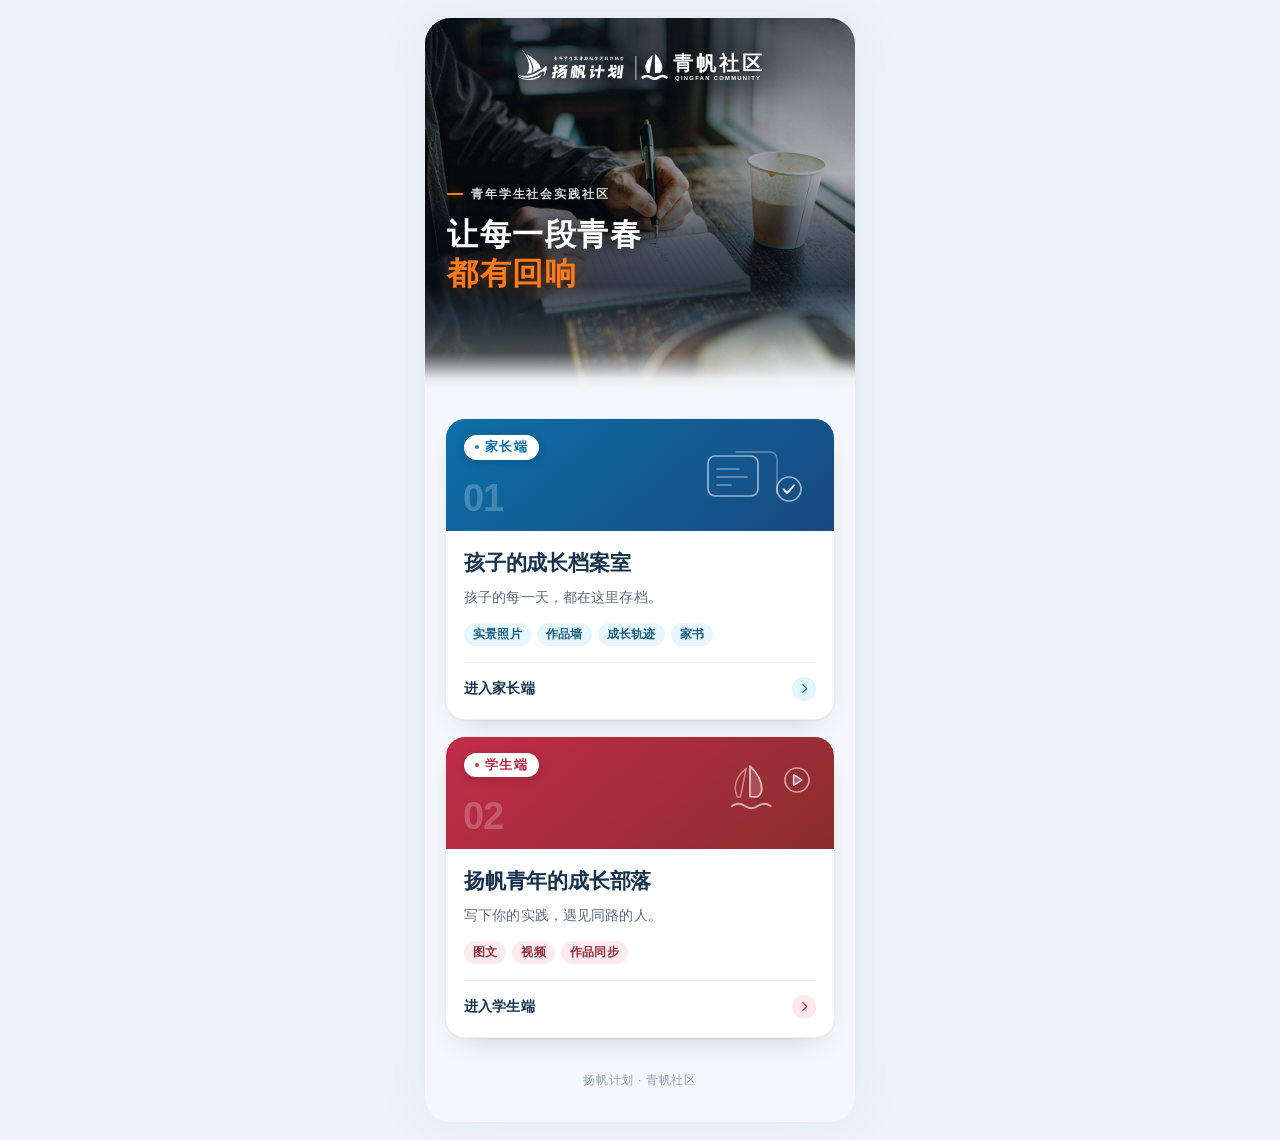
<file: index.html>
<!DOCTYPE html>
<html lang="zh-CN">
<head>
<meta charset="UTF-8">
<meta name="viewport" content="width=device-width, initial-scale=1.0, viewport-fit=cover">
<title>青帆社区</title>
<style>
*{box-sizing:border-box;margin:0;padding:0}
:root{
  --ink:#16324F; --sub:#5E6E80; --meta:#8494A6;
  --blue:#1F5FA8; --cyan:#00AEEC; --rose:#F43F5E;
  --orange:#FF7A1A;
  --page:#EEF3FA;
  --line:rgba(22,50,79,.08);
}
html,body{min-height:100%}
body{
  background:var(--page);color:var(--ink);
  font-family:-apple-system,"SF Pro SC","PingFang SC","Microsoft YaHei",sans-serif;
  -webkit-font-smoothing:antialiased;
  display:flex;justify-content:center;
}
.page{width:100%;max-width:430px;min-height:100dvh;position:relative;overflow:hidden;
  background:#F4F7FB;
  box-shadow:0 0 60px rgba(22,50,79,.06)}

/* ── 头图 ── */
.hero{position:relative;height:372px;overflow:hidden}
.hero img{width:100%;height:100%;object-fit:cover;display:block}
.hero::after{content:"";position:absolute;inset:0;
  background:linear-gradient(180deg,
    rgba(5,16,29,.70) 0%,
    rgba(5,16,29,.46) 22%,
    rgba(5,16,29,.30) 42%,
    rgba(5,16,29,.66) 60%,
    rgba(5,16,29,.80) 72%,
    rgba(52,68,88,.62) 82%,
    rgba(196,208,222,.34) 90%,
    rgba(244,247,251,.94) 97%,
    #F4F7FB 100%)}

/* 联合标志：扬帆计划 ｜ 青帆社区（居中） */
.hero .mark{position:absolute;top:calc(env(safe-area-inset-top,0px) + 32px);left:0;right:0;z-index:2;
  display:flex;align-items:flex-end;justify-content:center;gap:16px;
  transform:translateX(4.5px) scale(.75);transform-origin:center top;
  filter:drop-shadow(0 2px 10px rgba(0,0,0,.5))}
.hero .mark::before{content:"";position:absolute;left:50%;top:50%;width:470px;height:170px;
  transform:translate(-50%,-50%);z-index:-1;pointer-events:none;
  background:radial-gradient(52% 50% at 50% 50%,rgba(4,14,26,.44) 0%,rgba(4,14,26,.26) 52%,rgba(4,14,26,.06) 82%,rgba(4,14,26,0) 100%);
  filter:blur(3px)}
.hero .mark .mk-yf{height:40px;width:auto;display:block;flex:none}
.hero .mark .mk-sep{width:1.5px;height:32.3px;background:#fff;flex:none;
  margin-bottom:0px}
.hero .mark .mk-qf{display:block;flex:none;margin-bottom:-1.55px;overflow:visible}
@media (max-width:359px){.hero .mark{transform:translateX(3.6px) scale(.66)}}

.hero .txt{position:absolute;left:22px;right:22px;bottom:96px;z-index:2;color:#fff}
.hero .txt .eyebrow{display:flex;align-items:center;gap:8px;
  font-size:11.5px;font-weight:600;letter-spacing:.16em;color:rgba(255,255,255,.86);
  text-shadow:0 1px 8px rgba(0,0,0,.45)}
.hero .txt .eyebrow i{width:16px;height:2px;border-radius:2px;background:var(--orange);flex:none;
  box-shadow:0 0 10px rgba(255,122,26,.6)}
.hero .txt h1{font-size:31px;font-weight:700;letter-spacing:.05em;margin-top:13px;line-height:1.28;
  text-shadow:0 2px 18px rgba(0,0,0,.5)}
.hero .txt h1 em{font-style:normal;color:var(--orange);
  text-shadow:0 2px 20px rgba(255,122,26,.36)}

/* ── 入口卡片（两张独立卡） ── */
.entries{padding:0 20px;margin-top:28px;display:flex;flex-direction:column;gap:16px}
.card{display:block;text-decoration:none;color:inherit;background:#fff;
  border-radius:20px;overflow:hidden;
  border:1px solid var(--line);
  box-shadow:0 1px 2px rgba(22,50,79,.04),0 14px 30px -18px rgba(22,50,79,.28);
  transition:transform .22s cubic-bezier(.2,.7,.3,1),box-shadow .22s ease}
.card:hover{transform:translateY(-2px);
  box-shadow:0 2px 4px rgba(22,50,79,.05),0 22px 40px -20px rgba(22,50,79,.34)}
.card:active{transform:translateY(0) scale(.995)}

.band{position:relative;display:block;height:112px;padding:16px 18px;overflow:hidden}
.card.p .band{background:linear-gradient(140deg,#0E6FA8 0%,#17497F 100%)}
.card.s .band{background:linear-gradient(140deg,#C22C49 0%,#8A2E2E 100%)}
.band .art{position:absolute;right:6px;top:50%;transform:translateY(-50%);
  width:138px;height:74px;pointer-events:none}
.band .end{position:relative;z-index:2;display:inline-flex;align-items:center;gap:6px;
  font-size:12.5px;font-weight:700;letter-spacing:.1em;line-height:1;
  padding:6px 11px;border-radius:999px;background:#fff;
  box-shadow:0 2px 10px rgba(0,0,0,.15)}
.card.p .band .end{color:#0E6FA8}
.card.s .band .end{color:#AE2740}
.band .end i{width:4px;height:4px;border-radius:50%;background:currentColor;flex:none;opacity:.9}
.band .idx{position:absolute;left:17px;bottom:14px;z-index:1;
  font-size:38px;font-weight:800;line-height:1;letter-spacing:-.03em;
  color:rgba(255,255,255,.22);font-variant-numeric:tabular-nums}

.cbody{display:block;padding:18px 18px 18px}
.cbody h2{font-size:21px;font-weight:700;letter-spacing:-.01em;line-height:1.32;color:var(--ink)}
.cbody p{font-size:13.5px;line-height:1.72;color:var(--sub);margin-top:9px;letter-spacing:.01em}
.pills{display:flex;flex-wrap:wrap;gap:6px;margin-top:14px}
.pills i{font-style:normal;font-size:11.5px;font-weight:600;letter-spacing:.02em;
  padding:4px 9px;border-radius:999px;color:#41525F;background:rgba(22,50,79,.055)}
.card.p .pills i{background:rgba(0,174,236,.10);color:#1A5E80}
.card.s .pills i{background:rgba(244,63,94,.10);color:#8E2A3C}
.go{display:flex;align-items:center;justify-content:space-between;
  margin-top:16px;padding-top:14px;border-top:.5px solid var(--line)}
.go b{font-size:13.5px;font-weight:700;color:var(--ink);letter-spacing:.01em}
.go .cir{width:24px;height:24px;border-radius:50%;display:flex;align-items:center;justify-content:center;flex:none}
.card.p .go .cir{background:rgba(0,174,236,.12);color:#0E6FA8}
.card.s .go .cir{background:rgba(244,63,94,.12);color:#B72A44}
.go .cir svg{width:13px;height:13px;stroke:currentColor;fill:none;stroke-width:2.2;
  stroke-linecap:round;stroke-linejoin:round;display:block}
.card:hover .go .cir{transform:translateX(2px);transition:transform .22s ease}

.tail{text-align:center;font-size:11.5px;color:#93A2B8;letter-spacing:.06em;line-height:1.9;
  padding:32px 0 calc(env(safe-area-inset-bottom,0px) + 30px)}

@media (min-width:480px){ .page{border-radius:26px;margin:18px 0;min-height:calc(100dvh - 36px)} }
</style>
</head>
<body>
<div class="page">

  <div class="hero">
    <img src="./assets/work-notes.jpg" alt="孩子在社区记录走访笔记实景">
    <div class="mark">
      <img class="mk-yf" src="[data-uri]" alt="扬帆计划">
      <span class="mk-sep" aria-hidden="true"></span>
      <svg class="mk-qf" viewBox="1.3 6.87 115.7 27.08" width="163.06" height="38.15" role="img" aria-label="青帆社区">
        <g transform="scale(0.8322)">
        <g transform="translate(5.675,19.55) scale(1.5005) translate(-10.705,-19.075)">
          <g transform="translate(0,10.2) scale(1.05)">
            <path d="M12.4 2.4c3.3 3.2 5.3 6.8 5.3 10 0 1.7-.7 3.1-2 3.9l-3.3-.1V2.4z" fill="#fff"/>
            <path d="M10.8 3.3 8.5 16.3H7.2C6 15.1 5.5 13.7 5.5 12.2c0-3.3 2-6.5 5.3-8.9z" fill="#fff"/>
            <path d="M3.6 19.4c1.9-1.3 3.8-1.3 5.7 0s3.8 1.3 5.7 0 3.8-1.3 5.7 0" fill="none" stroke="#fff" stroke-width="1.9" stroke-linecap="round"/>
          </g>
        </g>
          <text x="30" y="28.5" font-family="'PingFang SC','Microsoft YaHei','Noto Sans SC','Source Han Sans SC','Noto Sans CJK SC','Hiragino Sans GB','Droid Sans Fallback','WenQuanYi Micro Hei',sans-serif" font-size="23" font-weight="700" letter-spacing="3.2" fill="#fff">青帆社区</text>
          <text x="32.06" y="39.8" font-family="'SF Pro Display',-apple-system,'Helvetica Neue',Arial,sans-serif" font-size="6.6" font-weight="600" letter-spacing="1.5" fill="#fff">QINGFAN COMMUNITY</text>
        </g>
      </svg>
    </div>
    <div class="txt">
      <div class="eyebrow"><i></i>青年学生社会实践社区</div>
      <h1>让每一段青春<br><em>都有回响</em></h1>
    </div>
  </div>

  <div class="entries">

    <a class="card p" href="./parent.html">
      <span class="band">
        <span class="end"><i aria-hidden="true"></i>家长端</span>
        <span class="idx" aria-hidden="true">01</span>
        <svg class="art" viewBox="0 0 138 74" aria-hidden="true">
          <g fill="none" stroke="#fff" stroke-linecap="round" stroke-linejoin="round">
            <path d="M46 14h34a7 7 0 0 1 7 7v34" stroke-width="1.4" opacity=".34"/>
            <rect x="18" y="18" width="50" height="40" rx="7" stroke-width="1.7" opacity=".56"/>
            <path d="M27 31h22M27 39h30M27 47h14" stroke-width="1.7" opacity=".42"/>
            <circle cx="99" cy="51" r="12" stroke-width="1.7" opacity=".58"/>
            <path d="M93.5 51.2 97.2 55 104 47.4" stroke-width="2" opacity=".92"/>
          </g>
        </svg>
      </span>
      <span class="cbody">
        <h2>孩子的成长档案室</h2>
        <p>孩子的每一天，都在这里存档。</p>
        <span class="pills"><i>实景照片</i><i>作品墙</i><i>成长轨迹</i><i>家书</i></span>
        <span class="go"><b>进入家长端</b><span class="cir"><svg viewBox="0 0 24 24"><path d="m9 5 7 7-7 7"/></svg></span></span>
      </span>
    </a>

    <a class="card s" href="./yangfan_youth_platform.html">
      <span class="band">
        <span class="end"><i aria-hidden="true"></i>学生端</span>
        <span class="idx" aria-hidden="true">02</span>
        <svg class="art" viewBox="0 0 138 74" aria-hidden="true">
          <g fill="none" stroke="#fff" stroke-linecap="round" stroke-linejoin="round">
            <path d="M60 10c7.4 7.2 11.7 14.6 11.7 22.2 0 3.7-1.6 6.9-4.5 8.7l-7.2-.2V10z" fill="#fff" fill-opacity=".22" stroke-width="1.7" opacity=".72"/>
            <path d="M56.2 12.4 50.5 41h-2.9c-1.6-2.9-2.4-6-2.4-9.3 0-6.9 4.2-13.6 11-19.3z" stroke-width="1.5" opacity=".46"/>
            <path d="M42 50c4.3-3 8.6-3 12.9 0s8.6 3 12.9 0 8.6-3 12.9 0" stroke-width="2.1" opacity=".62"/>
            <circle cx="107" cy="24" r="12" stroke-width="1.7" opacity=".56"/>
            <path d="M103.6 18.6v10.8l8.4-5.4z" fill="#fff" fill-opacity=".3" stroke-width="1.4" opacity=".92"/>
          </g>
        </svg>
      </span>
      <span class="cbody">
        <h2>扬帆青年的成长部落</h2>
        <p>写下你的实践，遇见同路的人。</p>
        <span class="pills"><i>图文</i><i>视频</i><i>作品同步</i></span>
        <span class="go"><b>进入学生端</b><span class="cir"><svg viewBox="0 0 24 24"><path d="m9 5 7 7-7 7"/></svg></span></span>
      </span>
    </a>

  </div>

  <div class="tail">扬帆计划 · 青帆社区</div>

</div>
</body>
</html>
</file>
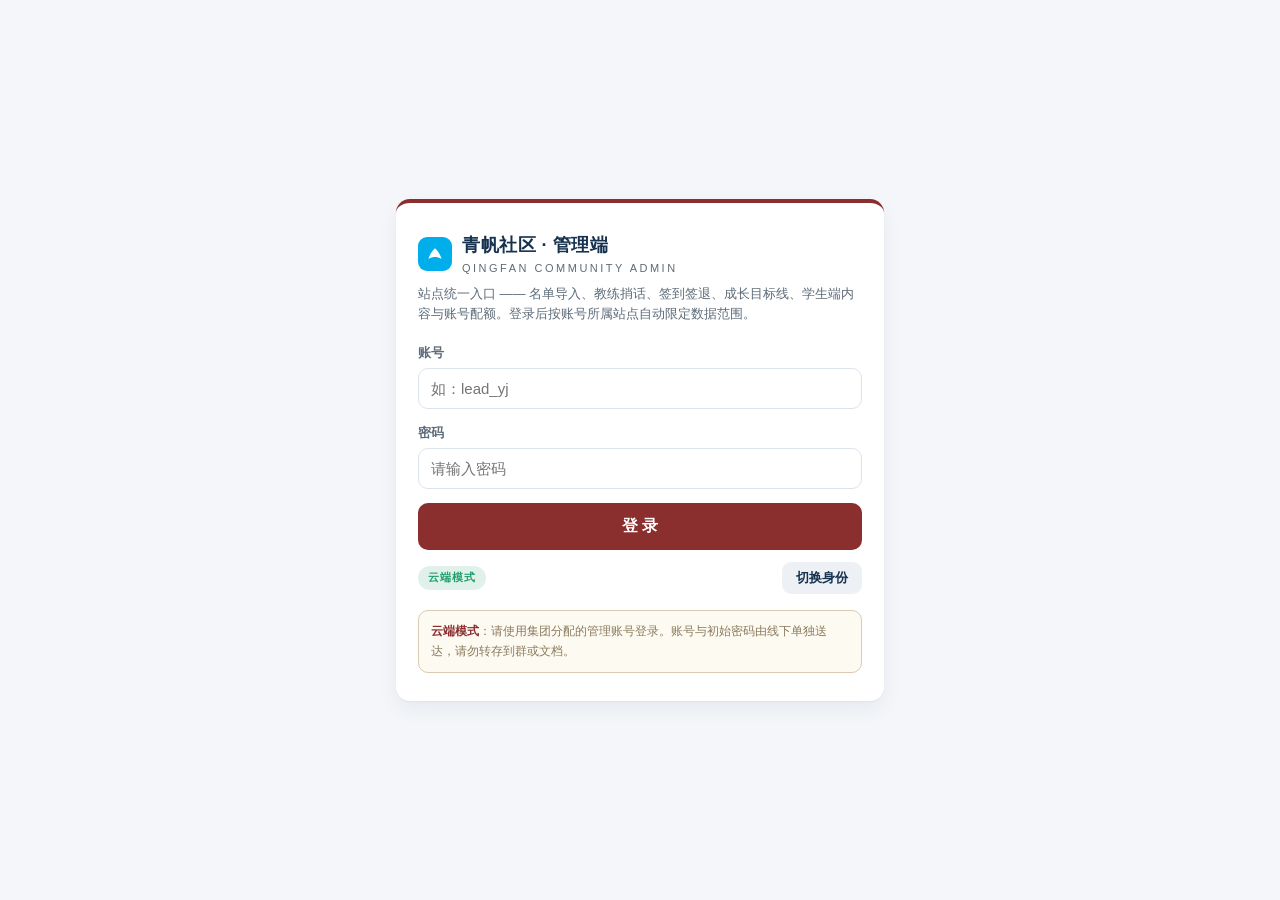
<file: qingfan_admin.html>
<!DOCTYPE html>
<html lang="zh-CN" data-theme="admin">
<head>
<meta charset="UTF-8">
<meta name="viewport" content="width=device-width, initial-scale=1.0, viewport-fit=cover">
<meta name="theme-color" content="#16324F">
<link rel="icon" href="icon-192.png">
<meta name="description" content="青帆社区 · 统一管理端 · 名单导入 / 教练捎话 / 签到签退 / 成长目标线 / 学生端内容 / 账号与配额">
<title>青帆社区 · 管理端</title>
<style>
/* ============================================================
   青帆社区 · 统一管理端（单文件 PWA）
   ------------------------------------------------------------
   一个入口管理「家长端 + 学生端」：
     名单管理（站缩写编号，如叶集 YJ001）／教练捎话／签到签退／
     成长目标线／学生端内容（公告·任务·商城·机会）／账号与配额
   角色模型（与 admin-auth 一致）：super（跨站）／site_lead（单站）／coach（单站·仅捎话+签到）
   设计语言与家长端同构：
     火漆红 #8A2E2E（主操作）／青帆蓝 #00AEEC（品牌标识）／深海军蓝 #16324F
   零外链 · 零 emoji · 320—414px 移动优先
   演示态数据层：localStorage（yf_admin_* 管理端自有；yf_shared_* 跨端桥）
   云端态：默认即云端（API_BASE 内置 CloudBase 静态托管同域基址）；仅 URL 显式带 ?mode=local 才进入本地演示态
   ============================================================ */
:root{
  --bg:#F4F6F9; --surface:#FFFFFF; --surface-sunken:#EDF1F6;
  --fg:#16324F; --muted:#5D6B78; --border:#DCE3EB; --border-soft:#EDF1F6;
  --wax:#8a2e2e; --wax-lo:#6f2424; --gold:#c9a85a;
  --brand-connect:#00AEEC;
  --kraft:#fdfaf2; --kraft-line:#d8cbb2; --ink-brown:#8a7a5c;
  --success:#1F9D6B; --danger:#C0504D; --warn:#B7791F;
  --font-display:-apple-system,"SF Pro SC","PingFang SC","Microsoft YaHei",sans-serif;
  --font-body:-apple-system,"SF Pro SC","PingFang SC","Microsoft YaHei",sans-serif;
  --radius:14px; --radius-sm:10px;
  --shadow:0 1px 2px rgba(22,50,79,.05),0 8px 20px rgba(22,50,79,.06);
}
*{box-sizing:border-box;-webkit-tap-highlight-color:transparent;}
html,body{margin:0;padding:0;}
body{font-family:var(--font-body);background:var(--bg);color:var(--fg);
  font-size:15px;line-height:1.6;-webkit-font-smoothing:antialiased;
  padding-bottom:env(safe-area-inset-bottom);}
button{font-family:inherit;}
h1,h2,h3{margin:0;font-family:var(--font-display);}
.wrap{max-width:520px;margin:0 auto;padding:0 16px;}

/* ---------- 登录 ---------- */
#loginView{min-height:100vh;display:flex;flex-direction:column;justify-content:center;padding:24px 0;}
.login-card{background:var(--surface);border-radius:var(--radius);box-shadow:var(--shadow);
  padding:28px 22px;border-top:4px solid var(--wax);}
.brand{display:flex;align-items:center;gap:10px;margin-bottom:6px;}
.brand-mark{width:34px;height:34px;border-radius:9px;background:var(--brand-connect);
  display:flex;align-items:center;justify-content:center;flex:none;}
.brand-mark svg{width:20px;height:20px;}
.brand b{font-size:18px;letter-spacing:.5px;}
.brand small{display:block;font-size:11px;color:var(--muted);letter-spacing:2.5px;font-weight:500;}
.login-sub{color:var(--muted);font-size:13px;margin:0 0 18px;}
.field{margin-bottom:14px;}
.field label{display:block;font-size:12.5px;color:var(--muted);margin-bottom:5px;font-weight:600;}
.field input,.field textarea,.field select{width:100%;border:1px solid var(--border);
  border-radius:var(--radius-sm);padding:11px 12px;font-size:15px;font-family:inherit;
  background:var(--surface);color:var(--fg);outline:none;transition:border .15s;}
.field input:focus,.field textarea:focus,.field select:focus{border-color:var(--brand-connect);}
.field textarea{resize:vertical;min-height:74px;line-height:1.6;}
.btn{width:100%;border:0;border-radius:var(--radius-sm);padding:13px;font-size:15.5px;
  font-weight:700;cursor:pointer;background:var(--wax);color:#fff;transition:background .15s;}
.btn:active{background:var(--wax-lo);}
.btn.ghost{background:var(--surface-sunken);color:var(--fg);font-weight:600;}
.btn.mini{width:auto;padding:7px 14px;font-size:13px;border-radius:9px;}
.demo-hint{margin-top:16px;background:var(--kraft);border:1px solid var(--kraft-line);
  border-radius:var(--radius-sm);padding:10px 12px;font-size:12px;color:var(--ink-brown);line-height:1.7;}
.demo-hint b{color:var(--wax);}
.mode-pill{display:inline-block;font-size:11px;font-weight:700;border-radius:99px;
  padding:3px 10px;letter-spacing:1px;background:var(--surface-sunken);color:var(--muted);}
.mode-pill.cloud{background:rgba(31,157,107,.14);color:var(--success);}

/* ---------- 应用壳 ---------- */
#appView{display:none;min-height:100vh;}
.topbar{background:var(--fg);color:#fff;padding:12px 0;position:sticky;top:0;z-index:30;
  box-shadow:0 2px 10px rgba(22,50,79,.25);}
.topbar .wrap{display:flex;align-items:center;gap:10px;}
.topbar .bm{width:30px;height:30px;border-radius:8px;background:var(--brand-connect);
  display:flex;align-items:center;justify-content:center;flex:none;}
.topbar .bm svg{width:17px;height:17px;}
.topbar .tt{flex:1;min-width:0;}
.topbar .tt b{display:block;font-size:15px;line-height:1.25;}
.topbar .tt span{display:block;font-size:10.5px;opacity:.66;letter-spacing:2px;}
.uchip{text-align:right;flex:none;}
.uchip b{display:block;font-size:12.5px;}
.uchip span{display:block;font-size:10.5px;opacity:.7;}
.tabs{display:flex;gap:6px;overflow-x:auto;padding:10px 0 2px;background:var(--bg);
  position:sticky;top:54px;z-index:29;scrollbar-width:none;}
.tabs::-webkit-scrollbar{display:none;}
.tab{flex:none;border:1px solid var(--border);background:var(--surface);color:var(--muted);
  border-radius:99px;padding:7px 14px;font-size:13px;font-weight:600;cursor:pointer;}
.tab.on{background:var(--fg);border-color:var(--fg);color:#fff;}
main{padding:14px 0 40px;}
.card{background:var(--surface);border-radius:var(--radius);box-shadow:var(--shadow);
  padding:18px 16px;margin-bottom:14px;}
.card h2{font-size:15.5px;margin-bottom:4px;display:flex;align-items:center;gap:8px;}
.card h2 .tag{font-size:10.5px;font-weight:700;color:var(--wax);background:rgba(138,46,46,.08);
  border-radius:6px;padding:2px 7px;letter-spacing:1px;}
.card .desc{font-size:12.5px;color:var(--muted);margin:0 0 14px;}
.row2{display:flex;gap:10px;}
.row2 .field{flex:1;}
.site-pill{display:inline-block;font-size:12px;font-weight:700;background:rgba(0,174,236,.1);
  color:#1F5FA8;border-radius:8px;padding:3px 10px;}
.empty{color:var(--muted);font-size:13px;text-align:center;padding:18px 0;}
.notice{background:rgba(183,121,31,.09);border:1px solid rgba(183,121,31,.25);color:var(--warn);
  border-radius:var(--radius-sm);padding:9px 12px;font-size:12px;line-height:1.7;margin-bottom:14px;}

/* ---------- 列表 ---------- */
.list{list-style:none;margin:0;padding:0;}
.list li{display:flex;align-items:center;gap:10px;padding:11px 2px;border-bottom:1px solid var(--border-soft);}
.list li:last-child{border-bottom:0;}
.list .no{font-weight:800;color:var(--wax);font-size:13.5px;letter-spacing:.5px;flex:none;min-width:56px;}
.list .nm{flex:1;min-width:0;}
.list .nm b{display:block;font-size:14px;}
.list .nm span{display:block;font-size:11.5px;color:var(--muted);}
.list .del{border:0;background:none;color:var(--danger);font-size:12px;cursor:pointer;flex:none;padding:4px 6px;}
.list .li-t{display:flex;justify-content:space-between;gap:8px;width:100%;}
.list .when{font-size:11px;color:var(--muted);flex:none;}

/* ---------- 计数 / 统计 ---------- */
.stats{display:flex;gap:10px;margin-bottom:14px;}
.stat{flex:1;background:var(--surface);border-radius:var(--radius-sm);box-shadow:var(--shadow);
  padding:12px;text-align:center;}
.stat b{display:block;font-size:22px;font-family:var(--font-display);color:var(--fg);}
.stat span{display:block;font-size:11px;color:var(--muted);margin-top:2px;}

/* ---------- 内容子页签 ---------- */
.subtabs{display:flex;gap:6px;margin-bottom:14px;flex-wrap:wrap;}
.subtab{border:1px solid var(--border);background:var(--surface);border-radius:9px;
  padding:6px 12px;font-size:12.5px;font-weight:600;color:var(--muted);cursor:pointer;}
.subtab.on{background:var(--brand-connect);border-color:var(--brand-connect);color:#fff;}

/* ---------- 内容审核 ---------- */
.rv-txt{display:block;font-size:12.5px;color:var(--fg);margin-top:2px;}
.thumb{width:44px;height:44px;border-radius:8px;object-fit:cover;flex:none;}
.rv-acts{display:flex;gap:6px;flex:none;}
.rv-acts button{border:0;border-radius:8px;padding:6px 11px;font-size:12px;font-weight:700;cursor:pointer;}
.rv-acts .ok{background:rgba(31,157,107,.12);color:var(--success);}
.rv-acts .no{background:rgba(192,80,77,.1);color:var(--danger);}

/* ---------- toast ---------- */
.toast{position:fixed;left:50%;bottom:28px;transform:translateX(-50%) translateY(20px);
  background:var(--fg);color:#fff;font-size:13.5px;border-radius:99px;padding:10px 20px;
  opacity:0;pointer-events:none;transition:all .25s;z-index:99;max-width:86vw;text-align:center;}
.toast.show{opacity:1;transform:translateX(-50%) translateY(0);}
.toast.err{background:var(--danger);}

/* ---------- 遮罩确认 ---------- */
.mask{position:fixed;inset:0;background:rgba(22,50,79,.45);display:none;
  align-items:center;justify-content:center;z-index:80;padding:24px;}
.mask.show{display:flex;}
.dialog{background:var(--surface);border-radius:var(--radius);padding:20px;max-width:340px;width:100%;}
.dialog h3{font-size:15px;margin-bottom:8px;}
.dialog p{font-size:13px;color:var(--muted);margin:0 0 16px;}
.dialog .acts{display:flex;gap:10px;}
.dialog .acts .btn{flex:1;}
</style>
</head>
<body>

<!-- ==================== 登录 ==================== -->
<div id="loginView">
  <div class="wrap">
    <div class="login-card">
      <div class="brand">
        <div class="brand-mark" aria-hidden="true">
          <svg viewBox="0 0 24 24" fill="none"><path d="M4 18c2.5-7 5.5-11 8-13 2.5 2 5.5 6 8 13-3-1.6-5.6-2.3-8-2.3S7 16.4 4 18Z" fill="#fff"/></svg>
        </div>
        <div><b>青帆社区 · 管理端</b><small>QINGFAN COMMUNITY ADMIN</small></div>
      </div>
      <p class="login-sub">站点统一入口 —— 名单导入、教练捎话、签到签退、成长目标线、学生端内容与账号配额。登录后按账号所属站点自动限定数据范围。</p>
      <form id="fLogin">
        <div class="field"><label for="lgUser">账号</label>
          <input id="lgUser" autocomplete="username" placeholder="如：lead_yj"></div>
        <div class="field"><label for="lgPass">密码</label>
          <input id="lgPass" type="password" autocomplete="current-password" placeholder="请输入密码"></div>
        <button class="btn" type="submit">登 录</button>
      </form>
      <div style="margin-top:12px;display:flex;justify-content:space-between;align-items:center;">
        <span class="mode-pill cloud" id="modePill">云端模式</span>
        <button class="btn ghost mini" id="btnSwitch" type="button">切换身份</button>
      </div>
      <div class="demo-hint" id="demoHint">
        <b>演示账号</b>（上线前必须关闭）：super／super123（集团），lead_yj／lead123（叶集站长），coach_yj／coach123（叶集教练）。
      </div>
    </div>
  </div>
</div>

<!-- ==================== 应用 ==================== -->
<div id="appView">
  <div class="topbar">
    <div class="wrap">
      <div class="bm" aria-hidden="true">
        <svg viewBox="0 0 24 24" fill="none"><path d="M4 18c2.5-7 5.5-11 8-13 2.5 2 5.5 6 8 13-3-1.6-5.6-2.3-8-2.3S7 16.4 4 18Z" fill="#fff"/></svg>
      </div>
      <div class="tt"><b>青帆社区 · 管理端</b><span>QINGFAN ADMIN</span></div>
      <div class="uchip"><b id="uName">--</b><span id="uRole">--</span></div>
      <button class="btn ghost mini" id="btnLogout" type="button">退出</button>
    </div>
  </div>
  <div class="wrap">
    <div class="tabs" id="tabs"></div>
    <main id="main"></main>
  </div>
</div>

<div class="mask" id="pwdMask" style="z-index:90;">
  <div class="dialog">
    <h3>首次登录 · 请修改密码</h3>
    <p>为保障账号安全，首次登录必须修改初始密码：新密码至少 8 位，且不能与旧密码相同。修改前无法使用管理端。</p>
    <form id="fPwd">
      <div class="field"><label for="pwdOld">旧密码</label>
        <input id="pwdOld" type="password" autocomplete="current-password"></div>
      <div class="field"><label for="pwdNew">新密码</label>
        <input id="pwdNew" type="password" autocomplete="new-password" placeholder="至少 8 位"></div>
      <div class="field"><label for="pwdNew2">确认新密码</label>
        <input id="pwdNew2" type="password" autocomplete="new-password" placeholder="再次输入新密码"></div>
      <button class="btn" type="submit">确认修改</button>
    </form>
  </div>
</div>

<div class="toast" id="toast" role="status" aria-live="polite"></div>
<div class="mask" id="mask">
  <div class="dialog">
    <h3 id="dlgTitle">确认</h3>
    <p id="dlgText"></p>
    <div class="acts">
      <button class="btn ghost mini" id="dlgNo" type="button">取消</button>
      <button class="btn mini" id="dlgYes" type="button">确定</button>
    </div>
  </div>
</div>

<script>
(function(){
"use strict";

/* ============================================================
   常量与键位
   yf_admin_*      —— 管理端自有数据（演示态；云端态落 admin_accounts / parent_sites）
   yf_shared_admin —— 家长端桥（mergeSharedAdmin 契约，字段不动）
   yf_shared_*     —— 学生端表桥（_YF_P='yf_shared_'；announces/tasks/shop_items/opps 仅空表播种，可安全写入）
   ============================================================ */
var K={sess:'yf_admin_session',acc:'yf_admin_accounts',sites:'yf_admin_sites',
  roster:'yf_shared_roster',bridge:'yf_shared_admin',audit:'yf_admin_audit',
  announces:'yf_shared_announces',tasks:'yf_shared_tasks',shop_items:'yf_shared_shop_items',opps:'yf_shared_opps'};
/* ---- 云端态强制：默认即云端，API 基址内置；仅 ?mode=local 进入本地演示态 ---- */
var QS=new URLSearchParams(location.search);
var API=QS.get('api')||'https://qingfan-parent-d6gloe72ka6ed4b27.service.tcloudbase.com';
var MODE=(QS.get('mode')==='local')?'local':'cloud';
/* ---- P0-1 云端接线：登录走 /adminAuth（JWT），业务走 /parentAdmin（Bearer）---- */
var TOKEN='';
var MUST_PWD=false;
var SITES=[],ROSTER=[],ACCOUNTS=[],CONTENT_ROWS=[];
try{TOKEN=sessionStorage.getItem('yf_admin_token')||'';}catch(e){}
function clearCloudSession(){TOKEN='';try{sessionStorage.removeItem('yf_admin_token');sessionStorage.removeItem('yf_admin_mustpwd');}catch(e){}}
async function api(action,params){
  if(!TOKEN){throw new Error('未登录');}
  var r=await fetch(API+'/parentAdmin',{method:'POST',
    headers:{'Content-Type':'application/json','Authorization':'Bearer '+TOKEN},
    body:JSON.stringify(Object.assign({action:action},params||{}))});
  var env=await r.json();
  if(env.code===40103||env.code===40101){clearCloudSession();doLogout();throw new Error(env.message||'登录已过期');}
  if(env.code!==0){throw new Error(env.message||('错误码 '+env.code));}
  return env.data;
}
async function adminLoginApi(u,p){
  var r=await fetch(API+'/adminAuth',{method:'POST',
    headers:{'Content-Type':'application/json'},
    body:JSON.stringify({action:'adminLogin',username:u,password:p})});
  var env=await r.json();
  if(env.code!==0){throw new Error(env.message||('错误码 '+env.code));}
  return env.data;
}
/* ---- 首登强制改密：验旧密码→设新密码（adminAuth.changePassword）---- */
async function changePasswordApi(oldP,newP){
  var r=await fetch(API+'/adminAuth',{method:'POST',
    headers:{'Content-Type':'application/json','Authorization':'Bearer '+TOKEN},
    body:JSON.stringify({action:'changePassword',token:TOKEN,username:SESS?SESS.username:'',
      old_password:oldP,new_password:newP})});
  var env=await r.json();
  if(env.code!==0){throw new Error(env.message||('错误码 '+env.code));}
  return env.data;
}
function saveCloudSession(d){
  TOKEN=d.token;
  try{sessionStorage.setItem('yf_admin_token',d.token);}catch(e){}
  if(d.must_change_pwd){
    MUST_PWD=true;
    try{sessionStorage.setItem('yf_admin_mustpwd','1');}catch(e){}
  }
  SESS={uid:d.username,username:d.username,role:d.role,site_id:d.site_id||'',login_at:Date.now()};
  save(K.sess,SESS);
}
async function refreshSites(){var d=await api('adminListSites',{});SITES=d.sites||[];}
async function refreshRoster(siteId){var d=await api('adminListRoster',{siteId:siteId});ROSTER=d.rows||[];}
async function refreshContent(){var d=await api('adminListContent',{type:CTAB,limit:20});CONTENT_ROWS=d.rows||[];}
async function refreshAccounts(){var d=await api('adminListAccounts',{});ACCOUNTS=d.accounts||[];}
async function cloudLoad(tab){
  try{
    if(tab==='roster'||tab==='coach'||tab==='checkin'||tab==='goal'){
      var s=(SESS.role==='super')?rosterSite:SESS.site_id;
      if(s){rosterSite=s;await refreshRoster(s);}
    }else if(tab==='content'){
      await refreshContent();
    }else if(tab==='review'){
      await refreshPending();
    }else if(tab==='accounts'){
      if(!SITES.length)await refreshSites();
      await refreshAccounts();
    }
  }catch(e){toast(e.message||'加载失败',true);}
}
var ROLE_TXT={super:'集团管理员',site_lead:'站点负责人',coach:'教练'};
var TABS=[
  {id:'roster',  label:'名单管理', roles:['super','site_lead']},
  {id:'coach',   label:'教练捎话', roles:['super','site_lead','coach']},
  {id:'checkin', label:'签到签退', roles:['super','site_lead','coach']},
  {id:'goal',    label:'成长目标线',roles:['super','site_lead']},
  {id:'content', label:'学生端内容',roles:['super','site_lead']},
  {id:'review',  label:'内容审核',  roles:['super','site_lead']},
  {id:'accounts',label:'账号与配额',roles:['super','site_lead']}
];

/* ---------- 基础工具 ---------- */
function $(id){return document.getElementById(id);}
function esc(s){return String(s==null?'':s).replace(/[&<>"']/g,function(c){
  return {'&':'&amp;','<':'&lt;','>':'&gt;','"':'&quot;',"'":'&#39;'}[c];});}
function load(k,d){try{var v=localStorage.getItem(k);return v?JSON.parse(v):d;}catch(e){return d;}}
function save(k,v){try{localStorage.setItem(k,JSON.stringify(v));}catch(e){toast('本地存储写入失败',true);}}
function pad3(n){return (n<10?'00':n<100?'0':'')+n;}
function fmtTs(ts){var d=new Date(ts);function p(n){return (n<10?'0':'')+n;}
  return d.getFullYear()+'-'+p(d.getMonth()+1)+'-'+p(d.getDate())+' '+p(d.getHours())+':'+p(d.getMinutes());}
function today(){var d=new Date();function p(n){return (n<10?'0':'')+n;}
  return d.getFullYear()+'-'+p(d.getMonth()+1)+'-'+p(d.getDate());}
var toastTimer=null;
function toast(msg,err){var t=$('toast');t.textContent=msg;t.className='toast show'+(err?' err':'');
  clearTimeout(toastTimer);toastTimer=setTimeout(function(){t.className='toast'+(err?' err':'');},2600);}
function sha(s){
  if(!(window.crypto&&crypto.subtle&&crypto.subtle.digest)) return Promise.resolve('demo:'+s);
  var buf=new TextEncoder().encode('yf:'+s);
  return crypto.subtle.digest('SHA-256',buf).then(function(ab){
    return Array.prototype.map.call(new Uint8Array(ab),function(b){return ('0'+b.toString(16)).slice(-2);}).join('');
  }).catch(function(){return 'demo:'+s;});
}
function confirmDlg(title,text){
  return new Promise(function(res){
    $('dlgTitle').textContent=title;$('dlgText').textContent=text;$('mask').classList.add('show');
    function done(y){$('mask').classList.remove('show');
      $('dlgYes').onclick=$('dlgNo').onclick=null;res(y);}
    $('dlgYes').onclick=function(){done(true);};
    $('dlgNo').onclick=function(){done(false);};
  });
}
function audit(action,detail){
  var log=load(K.audit,[]);log.unshift({ts:Date.now(),actor:SESS?SESS.username:'-',role:SESS?SESS.role:'-',action:action,detail:detail||''});
  save(K.audit,log.slice(0,300));
}

/* ---------- 种子（仅空表写入，不覆盖） ---------- */
function seed(){
  if(MODE==='cloud')return;   /* 云端态账号/站点来自服务器，不落本地种子 */
  if(!load(K.sites,null)){
    save(K.sites,[{site_id:'YJ',name:'叶集浆站',code:'YJ',quota:{lead:1,coach:3},seq:0}]);
  }
  if(!load(K.acc,null)){
    Promise.all([sha('super123'),sha('lead123'),sha('coach123')]).then(function(h){
      if(load(K.acc,null)) return;
      save(K.acc,[
        {uid:'u_super',username:'super',pwd_sha:h[0],role:'super',site_id:'',status:'active',created_at:Date.now()},
        {uid:'u_lead_yj',username:'lead_yj',pwd_sha:h[1],role:'site_lead',site_id:'YJ',status:'active',created_at:Date.now()},
        {uid:'u_coach_yj',username:'coach_yj',pwd_sha:h[2],role:'coach',site_id:'YJ',status:'active',created_at:Date.now()}
      ]);
    });
  }
}

/* ---------- 会话 ---------- */
var SESS=null;
function curUser(){return load(K.sess,null);}
function siteOf(id){
  var s=(MODE==='cloud')?SITES:load(K.sites,[]);
  for(var i=0;i<s.length;i++){if(s[i].site_id===id)return s[i];}
  return null;
}
function mySites(){
  if(!SESS) return [];
  if(MODE==='cloud') return SITES;
  if(SESS.role==='super') return load(K.sites,[]);
  var st=siteOf(SESS.site_id);return st?[st]:[];
}
function myRoster(siteId){
  return ((MODE==='cloud')?ROSTER:load(K.roster,[]))
    .filter(function(r){return r.site_id===siteId&&r.status!=='removed';});
}
function scopeOk(siteId){ /* 演示态客户端越权拦截；云端由服务端 site_id 过滤 */
  if(!SESS) return false;
  if(SESS.role==='super') return true;
  return SESS.site_id===siteId;
}

/* ---------- 登录 / 登出 ---------- */
$('fLogin').addEventListener('submit',function(e){
  e.preventDefault();
  var u=$('lgUser').value.trim(), p=$('lgPass').value;
  if(!u||!p){toast('请输入账号和密码',true);return;}
  if(MODE==='cloud'){
    adminLoginApi(u,p).then(function(d){
      saveCloudSession(d);
      audit('login','云端登录 '+d.username+'（'+d.role+'）');
      enterApp();
    }).catch(function(e){toast(e.message||'登录失败',true);});
    return;
  }
  sha(p).then(function(h){
    var accs=load(K.acc,[]);
    for(var i=0;i<accs.length;i++){
      var a=accs[i];
      if(a.username===u&&a.pwd_sha===h){
        if(a.status!=='active'){toast('该账号已停用，请联系集团管理员',true);return;}
        SESS={uid:a.uid,username:a.username,role:a.role,site_id:a.site_id,login_at:Date.now()};
        save(K.sess,SESS);audit('login','登录成功');
        enterApp();return;
      }
    }
    toast('账号或密码不正确',true);
  });
});
function doLogout(){
  if(SESS){audit('logout','退出登录');}
  clearCloudSession();
  localStorage.removeItem(K.sess);SESS=null;
  SITES=[];ROSTER=[];ACCOUNTS=[];CONTENT_ROWS=[];
  $('appView').style.display='none';$('loginView').style.display='flex';
  $('lgPass').value='';
}
$('btnSwitch').addEventListener('click',doLogout);
$('btnLogout').addEventListener('click',doLogout);
/* ---- 首登强制改密：遮罩全屏，未改密前其余页签不可用 ---- */
$('fPwd').addEventListener('submit',function(e){
  e.preventDefault();
  if(!MUST_PWD)return;
  var o=$('pwdOld').value,n1=$('pwdNew').value,n2=$('pwdNew2').value;
  if(!o||!n1||!n2){toast('请填写完整',true);return;}
  if(n1.length<8){toast('新密码至少 8 位',true);return;}
  if(n1!==n2){toast('两次输入的新密码不一致',true);return;}
  if(n1===o){toast('新密码不能与旧密码相同',true);return;}
  changePasswordApi(o,n1).then(function(d){
    MUST_PWD=false;
    if(d&&d.token){ /* 改密成功后换发新 token（云函数侧契约） */
      TOKEN=d.token;
      try{sessionStorage.setItem('yf_admin_token',d.token);}catch(e3){}
    }
    try{sessionStorage.removeItem('yf_admin_mustpwd');}catch(e2){}
    $('pwdMask').classList.remove('show');
    $('pwdOld').value='';$('pwdNew').value='';$('pwdNew2').value='';
    audit('change_password','首次登录改密成功');
    toast('密码已修改，请牢记新密码');
  }).catch(function(e){toast(e.message||'修改失败，请重试',true);});
});
async function enterApp(){
  $('loginView').style.display='none';
  $('appView').style.display='block';
  $('uName').textContent=SESS.username;
  $('uRole').textContent=ROLE_TXT[SESS.role]+(SESS.site_id?(' · '+SESS.site_id):'');
  curTab='roster';
  if(MODE==='cloud'){
    try{await refreshSites();}catch(e){toast(e.message||'加载站点失败',true);}
    if(!SESS)return;   /* 令牌失效已被 api() 登出，停在登录页 */
    var s0=mySites();
    rosterSite=(SESS.role==='super')?(s0[0]?s0[0].site_id:''):SESS.site_id;
    if(rosterSite){try{await refreshRoster(rosterSite);}catch(e){}}
  }
  renderTabs();renderMain();
  if(MUST_PWD){$('pwdMask').classList.add('show');}
}

/* ============================================================
   名单管理：粘贴导入 → 站缩写+三位序号（如 YJ001）
   ============================================================ */
function nextIds(site,n){
  var st=siteOf(site);if(!st)return [];
  var sites=load(K.sites,[]);
  var used={};load(K.roster,[]).forEach(function(r){if(r.site_id===site)used[r.student_id]=1;});
  var out=[],i=0,seq=st.seq||0;
  while(out.length<n&&i<n*10+50){
    i++;seq++;
    var id=st.code+pad3(seq);
    if(used[id])continue;   /* 跳过已占用号（防删行后重号） */
    used[id]=1;out.push({student_id:id,seq:seq});
  }
  for(var j=0;j<sites.length;j++){if(sites[j].site_id===site){sites[j].seq=seq;break;}}
  save(K.sites,sites);
  return out;
}
function renderRoster(){
  var sites=mySites();
  if(!sites.length){return '<div class="card"><p class="empty">账号未绑定站点，请联系集团管理员。</p></div>';}
  var cur=(SESS.role==='super')?(rosterSite||sites[0].site_id):sites[0].site_id;
  rosterSite=cur;
  var st=siteOf(cur);
  var rows=myRoster(cur);
  var siteOpts=sites.map(function(s){
    return '<option value="'+esc(s.site_id)+'"'+(s.site_id===cur?' selected':'')+'>'+esc(s.name)+'</option>';}).join('');
  var listHtml=rows.length?('<ul class="list">'+rows.slice().reverse().map(function(r){
    return '<li><span class="no">'+esc(r.student_id)+'</span>'+
      '<div class="nm"><b>'+esc(r.name)+'</b><span>'+(r.phone?esc(r.phone)+' · ':'')+'导入于 '+fmtTs(r.created_at)+'</span></div>'+
      ((SESS.role==='super'||SESS.role==='site_lead')?'<button class="del" data-del-stu="'+esc(r.student_id)+'">删除</button>':'')+
      '</li>';}).join('')+'</ul>')
    :'<p class="empty">本站还没有名单，先在上方粘贴导入。</p>';
  return ''+
  '<div class="card"><h2>入营名单导入 <span class="tag">每期一次</span></h2>'+
    '<p class="desc">名单依据＝线下《社会实践知情同意书》签字页。一行一个学生：姓名（可加手机号，英文逗号分隔）。系统按站点缩写自动生成编号（如叶集＝YJ001、YJ002…），编号即学生在青帆社区的唯一身份。</p>'+
    (SESS.role==='super'?'<div class="field"><label>站点</label><select id="rosterSiteSel">'+siteOpts+'</select></div>':'')+
    '<div class="field"><label for="rosterPaste">粘贴名单</label>'+
    '<textarea id="rosterPaste" rows="4" placeholder="张三&#10;李四，13800001111&#10;王五"></textarea></div>'+
    '<button class="btn" id="btnImport" type="button">导入名单</button>'+
  '</div>'+
  '<div class="stats">'+
    '<div class="stat"><b>'+rows.length+'</b><span>本站学生</span></div>'+
    '<div class="stat"><b>'+esc(st?st.code:'--')+'</b><span>站点缩写</span></div>'+
    '<div class="stat"><b>'+(st&&st.seq?st.seq:0)+'</b><span>已发号</span></div>'+
  '</div>'+
  '<div class="card"><h2>本站学生</h2>'+listHtml+'</div>';
}
var rosterSite='';
function bindRoster(){
  var sel=$('rosterSiteSel');
  if(sel)sel.addEventListener('change',function(){
    rosterSite=sel.value;
    if(MODE==='cloud'){refreshRoster(rosterSite).then(renderMain).catch(function(e){toast(e.message,true);});}
    else{renderMain();}
  });
  var bi=$('btnImport');
  if(bi)bi.addEventListener('click',function(){
    var site=(SESS.role==='super')?(($('rosterSiteSel')||{}).value||rosterSite):SESS.site_id;
    if(!scopeOk(site)){toast('越权：账号不属于该站点',true);return;}
    var raw=($('rosterPaste')||{}).value||'';
    var lines=raw.split(/\n+/).map(function(x){return x.trim();}).filter(Boolean);
    if(!lines.length){toast('请先粘贴名单',true);return;}
    if(MODE==='cloud'){
      /* 云端：名单行提交服务器，服务端去重＋按站缩写发号（先去重后发号） */
      var studs=[];
      lines.forEach(function(line){
        var parts=line.split(/[,，]/).map(function(x){return x.trim();});
        if(!parts[0])return;
        studs.push({name:parts[0],phone:parts[1]||''});
      });
      if(!studs.length){toast('未解析到有效名单行',true);return;}
      audit('roster_import','站点 '+site+' 提交 '+studs.length+' 行');
      api('adminImportRoster',{siteId:site,students:studs}).then(function(d){
        if(d.skipped.length){toast('导入 '+d.added+' 人；重名跳过：'+d.skipped.join('、'),true);}
        else{toast('导入成功，共 '+d.added+' 人');}
        refreshRoster(site).then(renderMain);
      }).catch(function(e){toast(e.message,true);});
      return;
    }
    var st=siteOf(site);if(!st){toast('站点不存在',true);return;}
    var roster=load(K.roster,[]);
    /* 先解析并过滤重名，再按实际接受人数发号（避免重名占号产生断号） */
    var accepted=[],skipped=[];
    lines.forEach(function(line){
      var parts=line.split(/[,，]/).map(function(x){return x.trim();});
      var name=parts[0]||'';var phone=parts[1]||'';
      if(!name){return;}
      var dup=roster.some(function(r){return r.site_id===site&&r.name===name&&r.status!=='removed';});
      if(dup){skipped.push(name);return;}
      accepted.push({name:name,phone:phone});
    });
    if(accepted.length){
      var ids=nextIds(site,accepted.length);
      accepted.forEach(function(s,i){
        roster.push({student_id:ids[i]?ids[i].student_id:'',site_id:site,name:s.name,phone:s.phone,
          status:'imported',imported_by:SESS.username,created_at:Date.now()});
      });
      save(K.roster,roster);
    }
    var added=accepted.length;
    audit('roster_import','站点 '+site+' 导入 '+added+' 人'+(skipped.length?'，重名跳过：'+skipped.join('、'):''));
    if(skipped.length){toast('导入 '+added+' 人；重名跳过：'+skipped.join('、'),true);}
    else{toast('导入成功，共 '+added+' 人');}
    renderMain();
  });
  document.querySelectorAll('[data-del-stu]').forEach(function(btn){
    btn.addEventListener('click',function(){
      var id=btn.getAttribute('data-del-stu');
      confirmDlg('删除学生','删除后该编号将被停用且不可复用（防止换人顶号）。确定删除？').then(function(y){
        if(!y)return;
        if(MODE==='cloud'){
          api('adminRemoveStudent',{studentId:id}).then(function(){
            audit('roster_remove','删除学生 '+id);
            refreshRoster(rosterSite).then(renderMain);toast('已删除');
          }).catch(function(e){toast(e.message,true);});
          return;
        }
        var roster=load(K.roster,[]).map(function(r){
          if(r.student_id===id){r.status='removed';r.removed_at=Date.now();}
          return r;});
        save(K.roster,roster);audit('roster_remove','删除学生 '+id);renderMain();toast('已删除');
      });
    });
  });
}

/* ============================================================
   家长端桥（yf_shared_admin，契约＝parent.html mergeSharedAdmin）
   ============================================================ */
function pushBridge(rec){
  var all=load(K.bridge,[]);all.unshift(rec);save(K.bridge,all.slice(0,500));
}
function studentOptions(site,selId){
  var rows=myRoster(site);
  if(!rows.length)return '<option value="">（本站暂无学生，请先导入名单）</option>';
  return rows.map(function(r){
    return '<option value="'+esc(r.student_id)+'"'+(r.student_id===selId?' selected':'')+'>'+
      esc(r.student_id)+' · '+esc(r.name)+'</option>';}).join('');
}

/* ============================================================
   教练捎话 / 签到签退 / 目标线
   ============================================================ */
function renderCoach(){
  var sites=mySites();if(!sites.length)return '<div class="card"><p class="empty">账号未绑定站点。</p></div>';
  var cur=(SESS.role==='super')?(rosterSite&&siteOf(rosterSite)?rosterSite:sites[0].site_id):sites[0].site_id;
  var rows=myRoster(cur);
  return '<div class="card"><h2>教练捎话</h2>'+
    '<p class="desc">捎话经「先审后发」语义写入家长端通道'+((MODE==='cloud')?'：走 parentAdmin.adminCoach（落 parent_letters，type=coach_note）。':'：本地演示写入家长端桥（yf_shared_admin），云端走 parentAdmin.adminCoach。')+'</p>'+
    '<div class="field"><label>学生</label><select id="ckStudent">'+studentOptions(cur,'')+'</select></div>'+
    '<div class="field"><label for="ckContent">捎话内容</label>'+
    '<textarea id="ckContent" rows="3" placeholder="写给家长看的一句话……"></textarea></div>'+
    '<button class="btn" id="btnCoach" type="button"'+(rows.length?'':' disabled')+'>发送捎话</button>'+
    (rows.length?'':'<p class="desc" style="margin-top:8px;">先到「名单管理」导入学生。</p>')+
  '</div>';
}
function bindCoach(){
  var b=$('btnCoach');if(!b)return;
  b.addEventListener('click',function(){
    var site=(SESS.role==='super')?rosterSite:SESS.site_id;
    if(!scopeOk(site)){toast('越权：账号不属于该站点',true);return;}
    var id=$('ckStudent').value,content=$('ckContent').value.trim();
    if(!id){toast('请选择学生',true);return;}
    if(!content){toast('请写捎话内容',true);return;}
    var stu=myRoster(site).filter(function(r){return r.student_id===id;})[0]||{};
    var author=SESS.role==='coach'?SESS.username:(ROLE_TXT[SESS.role]);
    if(MODE==='cloud'){
      api('adminCoach',{studentId:id,authorName:author,timeTxt:'刚刚',content:content})
        .then(function(){audit('adminCoach','学生 '+id+' 捎话');$('ckContent').value='';toast('捎话已提交云端');})
        .catch(function(e){toast(e.message,true);});
      return;
    }
    pushBridge({student_id:id,type:'coach_note',
      payload:{author_name:author,time_txt:'刚刚',content:content},created_at:Date.now()});
    audit('adminCoach','学生 '+id+' 捎话：'+content.slice(0,20));
    $('ckContent').value='';toast('捎话已录入');
  });
}
function renderCheckin(){
  var sites=mySites();if(!sites.length)return '<div class="card"><p class="empty">账号未绑定站点。</p></div>';
  var cur=(SESS.role==='super')?(rosterSite&&siteOf(rosterSite)?rosterSite:sites[0].site_id):sites[0].site_id;
  var rows=myRoster(cur);
  return '<div class="card"><h2>签到签退</h2>'+
    '<p class="desc">录入当日到站情况；服务端会按到离时间重算停留分钟（前端可传可不传）。</p>'+
    '<div class="field"><label>学生</label><select id="inStudent">'+studentOptions(cur,'')+'</select></div>'+
    '<div class="row2">'+
      '<div class="field"><label for="inDate">日期</label><input id="inDate" type="date" value="'+today()+'"></div>'+
      '<div class="field"><label for="inStatus">状态</label><select id="inStatus">'+
        '<option value="present">已到站</option><option value="late">迟到</option><option value="absent">未到</option></select></div>'+
    '</div>'+
    '<div class="row2">'+
      '<div class="field"><label for="inAt">到站时间</label><input id="inAt" type="time"></div>'+
      '<div class="field"><label for="outAt">离站时间</label><input id="outAt" type="time"></div>'+
    '</div>'+
    '<button class="btn" id="btnCheckin" type="button"'+(rows.length?'':' disabled')+'>保存签到</button>'+
  '</div>';
}
function bindCheckin(){
  var b=$('btnCheckin');if(!b)return;
  b.addEventListener('click',function(){
    var site=(SESS.role==='super')?rosterSite:SESS.site_id;
    if(!scopeOk(site)){toast('越权：账号不属于该站点',true);return;}
    var id=$('inStudent').value,date=$('inDate').value,inAt=$('inAt').value,outAt=$('outAt').value,status=$('inStatus').value;
    if(!id){toast('请选择学生',true);return;}
    if(!date){toast('请选择日期',true);return;}
    var stay='';if(inAt&&outAt){var a=inAt.split(':'),b2=outAt.split(':');
      var m1=(+a[0])*60+(+a[1]),m2=(+b2[0])*60+(+b2[1]);if(m2>=m1)stay=m2-m1;}
    if(MODE==='cloud'){
      api('adminCheckin',{studentId:id,date:date,inAt:inAt,outAt:outAt,status:status})
        .then(function(){audit('adminCheckin','学生 '+id+' '+date+' '+status);
          $('inAt').value='';$('outAt').value='';toast('签到已提交云端');})
        .catch(function(e){toast(e.message,true);});
      return;
    }
    pushBridge({student_id:id,type:'checkin',
      payload:{date:date,in_at:inAt,out_at:outAt,stay_minutes:stay,status:status},created_at:Date.now()});
    audit('adminCheckin','学生 '+id+' '+date+' '+status);
    $('inAt').value='';$('outAt').value='';toast('签到已录入');
  });
}
function renderGoal(){
  var sites=mySites();if(!sites.length)return '<div class="card"><p class="empty">账号未绑定站点。</p></div>';
  var cur=(SESS.role==='super')?(rosterSite&&siteOf(rosterSite)?rosterSite:sites[0].site_id):sites[0].site_id;
  var rows=myRoster(cur);
  return '<div class="card"><h2>成长目标线 <span class="tag">家长端可见</span></h2>'+
    '<p class="desc">为本站学生设定阶段目标，写入家长端「成长」页（每生一条，重复设定为覆盖更新）。</p>'+
    '<div class="field"><label>学生</label><select id="glStudent">'+studentOptions(cur,'')+'</select></div>'+
    '<div class="field"><label for="glValue">目标线</label>'+
    '<input id="glValue" placeholder="如：本周完成一次独立访谈"></div>'+
    '<button class="btn" id="btnGoal" type="button"'+(rows.length?'':' disabled')+'>保存目标</button>'+
  '</div>';
}
function bindGoal(){
  var b=$('btnGoal');if(!b)return;
  b.addEventListener('click',function(){
    var site=(SESS.role==='super')?rosterSite:SESS.site_id;
    if(!scopeOk(site)){toast('越权：账号不属于该站点',true);return;}
    var id=$('glStudent').value,v=$('glValue').value.trim();
    if(!id){toast('请选择学生',true);return;}
    if(!v){toast('请填写目标线',true);return;}
    if(MODE==='cloud'){
      api('adminGoal',{studentId:id,value:v})
        .then(function(){audit('adminGoal','学生 '+id+' 目标');$('glValue').value='';toast('目标已提交云端');})
        .catch(function(e){toast(e.message,true);});
      return;
    }
    pushBridge({student_id:id,type:'goal_line',payload:{value:v},created_at:Date.now()});
    audit('adminGoal','学生 '+id+' 目标：'+v.slice(0,20));
    $('glValue').value='';toast('目标已录入');
  });
}

/* ============================================================
   学生端内容：公告 / 任务 / 商城 / 机会（写 yf_shared_*，学生端仅空表播种→安全）
   注：banner／tags／bad_words 属学生端每次加载强制重置的配置键，v1 不开放管理。
   ============================================================ */
var CTAB='announces';
var CONTENT=[
  {key:'announces',label:'公告',fields:[{k:'content',label:'公告内容',type:'textarea',ph:'面向全体学生的公告……'}]},
  {key:'tasks',label:'任务',fields:[
    {k:'title',label:'任务标题',type:'input',ph:'完成暑期社会实践报告'},
    {k:'desc',label:'任务说明',type:'textarea',ph:'撰写不少于2000字的实践总结报告'},
    {k:'reward',label:'积分奖励',type:'number',ph:'50'},
    {k:'deadline',label:'截止日期',type:'date',ph:''}]},
  {key:'shop_items',label:'商城',fields:[
    {k:'name',label:'商品名称',type:'input',ph:'扬帆文创笔记本'},
    {k:'desc',label:'商品说明',type:'textarea',ph:'兑换说明……'},
    {k:'price',label:'兑换积分',type:'number',ph:'100'},
    {k:'cat',label:'分类',type:'input',ph:'文创'}]},
  {key:'opps',label:'机会',fields:[
    {k:'title',label:'机会标题',type:'input',ph:'新媒体运营实习岗位'},
    {k:'type',label:'类型',type:'input',ph:'volunteer / intern / activity'},
    {k:'region',label:'地区',type:'input',ph:'合肥'},
    {k:'deadline',label:'截止日期',type:'date',ph:''},
    {k:'desc',label:'说明',type:'textarea',ph:'岗位/活动说明……'}]}
];
function renderContent(){
  var sub=CONTENT.map(function(c){
    return '<button class="subtab'+(CTAB===c.key?' on':'')+'" data-ctab="'+c.key+'" type="button">'+c.label+'</button>';}).join('');
  var cur=CONTENT.filter(function(c){return c.key===CTAB;})[0]||CONTENT[0];
  var form=cur.fields.map(function(f){
    if(f.type==='textarea')return '<div class="field"><label for="cf_'+f.k+'">'+f.label+'</label><textarea id="cf_'+f.k+'" rows="3" placeholder="'+esc(f.ph)+'"></textarea></div>';
    return '<div class="field"><label for="cf_'+f.k+'">'+f.label+'</label><input id="cf_'+f.k+'" type="'+(f.type==='number'?'number':f.type==='date'?'date':'text')+'" placeholder="'+esc(f.ph)+'"></div>';
  }).join('');
  var rows=(MODE==='cloud')?CONTENT_ROWS:load(K[cur.key],[]);
  var list=rows.length?('<ul class="list">'+rows.slice(0,12).map(function(r){
    var main=r.title||r.name||r.content||'';var sub2=r.desc||r.region||r.cat||'';
    return '<li><div class="nm"><b>'+esc(main).slice(0,40)+'</b>'+
      '<span>'+(sub2?esc(String(sub2)).slice(0,30)+' · ':'')+esc(fmtTs(r.created_at||0))+'</span></div>'+
      '<button class="del" data-del-item="'+esc(r.id)+'">删除</button></li>';}).join('')+'</ul>')
    :'<p class="empty">暂无内容，学生端将显示对应板块的内置种子。</p>';
  return '<div class="card"><h2>学生端内容管理</h2>'+
    '<p class="desc">在此发布的内容写入学生端同一数据通道（yf_shared_*），学生端「公告／任务／商城／机会」板块直接展示。Banner 与标签为学生端配置常量，本版不开放。</p>'+
    '<div class="subtabs">'+sub+'</div>'+
    '<div class="notice">'+((MODE==='cloud')?'发布内容写入云端集合，学生端实时同读。':'演示态写本地同源存储；上线态走云端集合，两端同读。删除仅影响本机演示数据。')+'</div>'+
    '<form id="fContent">'+form+'<button class="btn" type="submit">发布到学生端</button></form>'+
  '</div>'+
  '<div class="card"><h2>最近发布</h2>'+list+'</div>';
}
function bindContent(){
  document.querySelectorAll('[data-ctab]').forEach(function(b){
    b.addEventListener('click',function(){
      CTAB=b.getAttribute('data-ctab');
      if(MODE==='cloud'){refreshContent().then(renderMain).catch(function(e){toast(e.message,true);});}
      else{renderMain();}
    });});
  var f=$('fContent');if(!f)return;
  f.addEventListener('submit',function(e){
    e.preventDefault();
    var cur=CONTENT.filter(function(c){return c.key===CTAB;})[0];
    var item={id:'A'+Date.now(),created_at:Date.now(),publisher:SESS.username};
    var ok=false;
    cur.fields.forEach(function(fd){
      var el=$('cf_'+fd.k);if(!el)return;
      var v=el.value.trim();
      if(fd.type==='number')v=v===''?0:Number(v)||0;
      item[fd.k]=v;
      if(v&&(fd.k==='title'||fd.k==='name'||fd.k==='content'))ok=true;
    });
    if(!ok){toast('请填写主要内容（标题／内容）',true);return;}
    if(MODE==='cloud'){
      api('adminUpsertContent',{type:CTAB,item:item}).then(function(){
        audit('content_'+CTAB,'发布：'+(item.title||item.name||item.content||'').slice(0,20));
        refreshContent().then(renderMain);toast('已发布到云端');
      }).catch(function(e){toast(e.message,true);});
      return;
    }
    var arr=load(K[cur.key],[]);arr.unshift(item);save(K[cur.key],arr);
    audit('content_'+cur.key,'发布：'+(item.title||item.name||item.content||'').slice(0,20));
    renderMain();toast('已发布到学生端');
  });
  document.querySelectorAll('[data-del-item]').forEach(function(btn){
    btn.addEventListener('click',function(){
      var id=btn.getAttribute('data-del-item');
      confirmDlg('删除内容','确定删除这条发布？学生端将不再展示。').then(function(y){
        if(!y)return;
        if(MODE==='cloud'){
          api('adminDeleteContent',{type:CTAB,id:id}).then(function(){
            audit('content_del',CTAB+' #'+id);
            refreshContent().then(renderMain);toast('已删除');
          }).catch(function(e){toast(e.message,true);});
          return;
        }
        var arr=load(K[CTAB],[]).filter(function(x){return String(x.id)!==String(id);});
        save(K[CTAB],arr);audit('content_del',CTAB+' #'+id);renderMain();toast('已删除');
      });
    });
  });
}

/* ============================================================
   内容审核：帖子／作品 posts · 留声墙 voices · 学生家书 letters
   契约：adminListPending {token} → {posts,voices,letters}
         adminReview {token,type,id,action:'approve'|'reject',note?} → {ok}
   ============================================================ */
var PENDING={posts:[],voices:[],letters:[]};
var REVIEW_GROUPS=[
  {key:'posts',  label:'帖子与作品'},
  {key:'voices', label:'留声墙'},
  {key:'letters',label:'学生家书'}
];
/* adminListPending 返回键为复数，adminReview.type 为单数（契约） */
var REVIEW_TYPE={posts:'post',voices:'voice',letters:'letter'};
async function refreshPending(){
  var d=await api('adminListPending',{token:TOKEN});
  PENDING={posts:d.posts||[],voices:d.voices||[],letters:d.letters||[]};
}
function pendingField(r,keys){
  for(var i=0;i<keys.length;i++){if(r[keys[i]])return r[keys[i]];}
  return '';
}
function reviewItem(gk,r){
  var author=pendingField(r,['author','author_name','username','student_name','student_id','nickname'])||'—';
  var site=pendingField(r,['site_id','site_code','site']);
  var when=r.created_at?fmtTs(r.created_at):pendingField(r,['time_txt','date','created_txt']);
  var title=pendingField(r,['title','name']);
  var txt=pendingField(r,['content','text','body','desc','note']);
  var img=pendingField(r,['image','img','pic','cover','thumb']);
  return '<li>'+
    (img?'<img class="thumb" src="'+esc(img)+'" alt="" onerror="this.style.display=\'none\'">':'')+
    '<div class="nm"><b>'+(title?esc(title)+' · ':'')+esc(author)+'</b>'+
    '<span>'+(site?esc(site)+' · ':'')+(when?esc(when):'')+'</span>'+
    (txt?'<span class="rv-txt">'+esc(String(txt)).slice(0,80)+'</span>':'')+
    '</div>'+
    '<div class="rv-acts">'+
      '<button class="ok" data-review="'+gk+'|'+esc(r.id)+'|approve" type="button">通过</button>'+
      '<button class="no" data-review="'+gk+'|'+esc(r.id)+'|reject" type="button">驳回</button>'+
    '</div></li>';
}
function renderReview(){
  if(MODE!=='cloud'){
    return '<div class="card"><h2>内容审核</h2><p class="empty">内容审核在云端模式开放，请使用管理账号登录。</p></div>';
  }
  var secs=REVIEW_GROUPS.map(function(g){
    var rows=PENDING[g.key]||[];
    var list=rows.length?('<ul class="list">'+rows.map(function(r){return reviewItem(g.key,r);}).join('')+'</ul>')
      :'<p class="empty">暂无待审内容</p>';
    return '<div class="card"><h2>'+g.label+' <span class="tag">'+rows.length+' 条待审</span></h2>'+list+'</div>';
  }).join('');
  return '<div class="notice">学生发布内容采取「先审后发」：通过后才会出现在学生端与家长端；驳回可填写备注反馈给学生。</div>'+secs;
}
function doReview(type,id,act,note){
  /* 契约冲突注：adminReview 的路由字段 body.action 已被占用，approve/reject 以 decision 传递
     （JSON 单键无法同时表达两者；已同步云函数侧，最终键名以对齐结果为准，此处一行可改） */
  api('adminReview',{token:TOKEN,type:(REVIEW_TYPE[type]||type),id:id,decision:act,note:note||''}).then(function(){
    PENDING[type]=(PENDING[type]||[]).filter(function(x){return String(x.id)!==String(id);});
    audit('review_'+act,type+' #'+id+(note?(' 备注：'+note):''));
    renderMain();
    toast(act==='approve'?'已通过，内容已发布':'已驳回');
  }).catch(function(e){toast(e.message||'操作失败',true);});
}
function bindReview(){
  document.querySelectorAll('[data-review]').forEach(function(b){
    b.addEventListener('click',function(){
      var parts=b.getAttribute('data-review').split('|');
      var type=parts[0],id=parts[1],act=parts[2];
      if(act==='reject'){
        var note=prompt('驳回备注（可留空，将反馈给学生）','');
        if(note===null)return;
        doReview(type,id,'reject',note.trim());
      }else{
        doReview(type,id,'approve','');
      }
    });
  });
}

/* ============================================================
   账号与配额：super 调配额+建任意号；site_lead 配额内建本站教练号
   ============================================================ */
/* ---------- 建站／建号公共调用（action 与参数保持契约原名） ---------- */
function upsertSiteApi(name,code){return api('adminUpsertSite',{siteId:code,name:name,code:code});}
function upsertAccountApi(u,p,role,siteId){return api('adminAccountUpsert',{username:u,password:p,role:role,siteId:siteId});}
function countActive(role,site){
  return load(K.acc,[]).filter(function(a){return a.role===role&&a.site_id===site&&a.status==='active';}).length;
}
function renderAccounts(){
  var sites=mySites();
  var isSuper=SESS.role==='super';
  var cur=(isSuper)?(acctSite&&siteOf(acctSite)?acctSite:(sites[0]||{}).site_id):SESS.site_id;
  acctSite=cur;
  var st=siteOf(cur)||{quota:{lead:0,coach:0}};
  var allAcc=(MODE==='cloud')?ACCOUNTS:load(K.acc,[]);
  function activeCount(role,siteId){
    return allAcc.filter(function(a){return a.role===role&&a.site_id===siteId&&a.status!=='disabled';}).length;
  }
  var rows=allAcc.filter(function(a){return isSuper?true:(a.site_id===SESS.site_id);});
  var siteRows=sites.map(function(s){
    var nL=activeCount('site_lead',s.site_id),nC=activeCount('coach',s.site_id);
    return '<li><span class="no">'+esc(s.code)+'</span>'+
      '<div class="nm"><b>'+esc(s.name)+'</b><span>负责人 '+nL+'/'+(s.quota.lead)+' · 教练 '+nC+'/'+(s.quota.coach)+'</span></div>'+
      (isSuper?'<button class="del" data-quota="'+esc(s.site_id)+'">配额</button>':'')+
      '</li>';}).join('');
  var accRows=rows.length?('<ul class="list">'+rows.map(function(a){
    var s=siteOf(a.site_id);
    return '<li><span class="no">'+esc(ROLE_TXT[a.role].slice(0,2))+'</span>'+
      '<div class="nm"><b>'+esc(a.username)+'</b><span>'+ROLE_TXT[a.role]+(s?(' · '+esc(s.name)):'')+(a.status==='active'?'':' · 已停用')+'</span></div>'+
      (isSuper&&a.must_change_pwd?'<span class="tag" style="color:var(--warn);flex:none;">未改初始密码</span>':'')+
      (a.username!==SESS.username?'<button class="del" data-toggle-acc="'+esc(a.uid)+'">'+(a.status==='active'?'停用':'启用')+'</button>':'<span style="font-size:11px;color:var(--muted);flex:none;">当前</span>')+
      '</li>';}).join('')+'</ul>')
    :'<p class="empty">本站暂无账号。</p>';
  var siteOpts=sites.map(function(s){
    return '<option value="'+esc(s.site_id)+'"'+(s.site_id===cur?' selected':'')+'>'+esc(s.name)+'</option>';}).join('');
  var roleOpts=isSuper
    ?'<option value="coach">教练</option><option value="site_lead">站点负责人</option>'
    :'<option value="coach">教练</option>';
  var batchCard=(isSuper&&MODE==='cloud')?'<div class="card"><h2>批量开号 <span class="tag">建站＋负责人</span></h2>'+
    '<p class="desc">每行一条：站名,站缩写,负责人账号,初始密码（英文逗号分隔）。提交后逐行建站并创建站点负责人账号；同缩写为覆盖更新，可分批多次执行。</p>'+
    '<div class="field"><label for="batchPaste">批量清单</label>'+
    '<textarea id="batchPaste" rows="5" placeholder="叶集浆站,YJ,lead_yj,Abc123456789&#10;固始浆站,GS,lead_gs,Xyz987654321"></textarea></div>'+
    '<div style="display:flex;gap:10px;">'+
      '<button class="btn ghost mini" id="btnBatchPwd" type="button" style="flex:1;">生成随机密码</button>'+
      '<button class="btn mini" id="btnBatch" type="button" style="flex:1;">开始批量导入</button>'+
    '</div>'+
    '<div id="batchResult" style="margin-top:10px;">'+(BATCH_LOG.length?'<ul class="list">'+BATCH_LOG.map(function(x){return '<li style="font-size:12.5px;">'+esc(x)+'</li>';}).join('')+'</ul>':'')+'</div>'+
  '</div>':'';
  return '<div class="card"><h2>站点与配额</h2>'+
    '<p class="desc">每站账号配额自主可调：super 设定上限（默认负责人 1＋教练 3），site_lead 在配额内为本站自主建教练号。账号＝登录身份＋数据范围（服务端按 site_id 强制隔离）。</p>'+
    (isSuper?'<div class="field"><label>站点</label><select id="acctSiteSel">'+siteOpts+'</select></div>':'')+
    '<ul class="list">'+siteRows+'</ul>'+
    (isSuper?'<button class="btn ghost mini" id="btnAddSite" type="button" style="margin-top:10px;">新增站点</button>'+
      '<p class="desc" style="margin-top:8px;">点击「配额」调整该站账号上限；「新增站点」录入站名与两位以上大写缩写（缩写即编号前缀，如叶集 YJ → YJ001）。</p>':'')+
  '</div>'+
  '<div class="card"><h2>创建账号 <span class="tag">受配额约束</span></h2>'+
    '<form id="fAcc">'+
    '<div class="field"><label for="acUser">账号名</label><input id="acUser" placeholder="如 coach_yj2"></div>'+
    '<div class="field"><label for="acPass">初始密码</label><input id="acPass" placeholder="至少 8 位"></div>'+
    '<div class="field"><label for="acRole">角色</label><select id="acRole">'+roleOpts+'</select></div>'+
    '<button class="btn" type="submit">创建账号</button></form>'+
    '<p class="desc" style="margin-top:8px;">初始密码请线下单独告知本人（不进群、不进文档），首登后应修改。</p>'+
  '</div>'+
  batchCard+
  '<div class="card"><h2>账号列表</h2>'+accRows+'</div>';
}
var acctSite='';
var BATCH_LOG=[];
/* ---------- 批量开号：逐行 建站＋建负责人，随机密码 12 位（大小写＋数字） ---------- */
function randPwd(){
  var U='ABCDEFGHJKLMNPQRSTUVWXYZ',L='abcdefghijkmnpqrstuvwxyz',D='23456789';
  var all=U+L+D;
  var out=[U[Math.floor(Math.random()*U.length)],L[Math.floor(Math.random()*L.length)],D[Math.floor(Math.random()*D.length)]];
  while(out.length<12){out.push(all[Math.floor(Math.random()*all.length)]);}
  for(var i=out.length-1;i>0;i--){var j=Math.floor(Math.random()*(i+1));var t=out[i];out[i]=out[j];out[j]=t;}
  return out.join('');
}
function bindAccounts(){
  var bp=$('btnBatchPwd');
  if(bp)bp.addEventListener('click',function(){
    var ta=$('batchPaste');if(!ta)return;
    var out=ta.value.split(/\n+/).map(function(line){
      if(!line.trim())return line;
      var parts=line.split(/[,，]/);
      if(parts.length<3)return line;
      parts[3]=randPwd();
      return parts.slice(0,4).join(',');
    });
    ta.value=out.join('\n');
    toast('已为每行生成 12 位随机密码');
  });
  var bb=$('btnBatch');
  if(bb)bb.addEventListener('click',function(){
    var ta=$('batchPaste');if(!ta)return;
    var lines=ta.value.split(/\n+/).map(function(x){return x.trim();}).filter(Boolean);
    if(!lines.length){toast('请先粘贴批量清单',true);return;}
    var tasks=[],bad=[];
    lines.forEach(function(line,i){
      var parts=line.split(/[,，]/).map(function(x){return x.trim();});
      if(parts.length<4||!parts[0]||!parts[1]||!parts[2]||!parts[3]){bad.push('第 '+(i+1)+' 行字段不全');return;}
      if(!/^[A-Z]{2,6}$/.test(parts[1])){bad.push('第 '+(i+1)+' 行缩写须为 2-6 位大写字母');return;}
      if(parts[3].length<8){bad.push('第 '+(i+1)+' 行密码至少 8 位');return;}
      tasks.push({name:parts[0],code:parts[1],user:parts[2],pwd:parts[3]});
    });
    if(bad.length){toast('清单有误：'+bad.join('；'),true);return;}
    BATCH_LOG=[];bb.disabled=true;toast('开始批量导入……');
    (async function(){
      var okN=0;
      for(var i=0;i<tasks.length;i++){
        var t=tasks[i];
        try{
          await upsertSiteApi(t.name,t.code);
          await upsertAccountApi(t.user,t.pwd,'site_lead',t.code);
          okN++;BATCH_LOG.push('成功：'+t.code+'（'+t.name+'）· 负责人 '+t.user);
        }catch(e){
          BATCH_LOG.push('失败：'+t.code+'（'+t.name+'）· 负责人 '+t.user+' —— '+(e.message||'未知错误'));
        }
      }
      audit('batch_provision','批量开号 '+tasks.length+' 行（成功 '+okN+' 行）');
      try{await refreshSites();}catch(e2){}
      try{await refreshAccounts();}catch(e2){}
      bb.disabled=false;
      renderMain();
      toast('批量导入完成：共 '+tasks.length+' 行，成功 '+okN+' 行');
    })();
  });
  var sel=$('acctSiteSel');
  if(sel)sel.addEventListener('change',function(){
    acctSite=sel.value;
    if(MODE==='cloud'){refreshAccounts().then(renderMain).catch(function(e){toast(e.message,true);});}
    else{renderMain();}
  });
  var addSite=$('btnAddSite');
  if(addSite)addSite.addEventListener('click',function(){
    if(MODE!=='cloud'){toast('新增站点在云端模式开放',true);return;}
    var name=prompt('新增站点——站名（如：叶集浆站）','');
    if(!name)return;
    var code=(prompt('站点缩写（2-4 位大写字母，作为编号前缀，如 YJ）','')||'').trim().toUpperCase();
    if(!code)return;
    upsertSiteApi(name,code).then(function(){
      audit('adminUpsertSite',code+'（'+name+'）');
      return refreshSites();
    }).then(function(){acctSite=code;renderMain();toast('站点已创建：'+name+'（'+code+'）');})
      .catch(function(e){toast(e.message,true);});
  });
  document.querySelectorAll('[data-quota]').forEach(function(btn){
    btn.addEventListener('click',function(){
      var sid=btn.getAttribute('data-quota');var st=siteOf(sid);if(!st)return;
      var v=prompt('调整配额——站点：'+st.name+'（当前 负责人 '+st.quota.lead+'／教练 '+st.quota.coach+'）。输入新配额，格式：负责人数,教练数',st.quota.lead+','+st.quota.coach);
      if(v==null)return;
      var p=v.split(',').map(function(x){return parseInt(x,10)||0;});
      if(p.length<2||p[0]<1||p[1]<0){toast('格式不正确',true);return;}
      if(MODE==='cloud'){
        api('adminSetQuota',{siteId:sid,lead:p[0],coach:p[1]}).then(function(){
          audit('quota_set',sid+' → 负责人'+p[0]+'/教练'+p[1]);
          return refreshSites();
        }).then(function(){renderMain();toast('配额已更新');}).catch(function(e){toast(e.message,true);});
        return;
      }
      var sites=load(K.sites,[]);
      for(var i=0;i<sites.length;i++){if(sites[i].site_id===sid){sites[i].quota={lead:p[0],coach:p[1]};}}
      save(K.sites,sites);audit('quota_set',sid+' → 负责人'+p[0]+'/教练'+p[1]);renderMain();toast('配额已更新');
    });
  });
  var f=$('fAcc');if(!f)return;
  f.addEventListener('submit',function(e){
    e.preventDefault();
    var site=(SESS.role==='super')?acctSite:SESS.site_id;
    var role=$('acRole').value,u=$('acUser').value.trim(),p=$('acPass').value;
    if(!u||!p){toast('请填写账号名和密码',true);return;}
    if(p.length<8){toast('密码至少 8 位',true);return;}
    if(MODE==='cloud'){
      /* 云端：服务端校验角色权限＋配额＋口令强度（与 admin_accounts schema 一致，可被 adminAuth 直接登录） */
      upsertAccountApi(u,p,role,site).then(function(){
        audit('account_upsert',role+' '+u+' @ '+site);
        refreshAccounts().then(renderMain);toast('账号已创建：'+u);
      }).catch(function(e){toast(e.message,true);});
      return;
    }
    var st=siteOf(site);if(!st){toast('站点不存在',true);return;}
    var accs=load(K.acc,[]);
    if(accs.some(function(a){return a.username===u;})){toast('账号名已存在',true);return;}
    if(role==='site_lead'&&countActive('site_lead',site)>=st.quota.lead){toast('负责人配额已满（'+st.quota.lead+'），请先调额',true);return;}
    if(role==='coach'&&countActive('coach',site)>=st.quota.coach){toast('教练配额已满（'+st.quota.coach+'），请先调额',true);return;}
    sha(p).then(function(h){
      accs.push({uid:'u_'+Date.now(),username:u,pwd_sha:h,role:role,site_id:site,status:'active',created_by:SESS.username,created_at:Date.now()});
      save(K.acc,accs);audit('account_upsert',role+' '+u+' @ '+site);renderMain();toast('账号已创建：'+u);
    });
  });
  document.querySelectorAll('[data-toggle-acc]').forEach(function(btn){
    btn.addEventListener('click',function(){
      var uid=btn.getAttribute('data-toggle-acc');
      var accs=(MODE==='cloud')?ACCOUNTS:load(K.acc,[]),a=null;
      for(var i=0;i<accs.length;i++){if(accs[i].uid===uid)a=accs[i];}
      if(!a)return;
      confirmDlg(a.status==='active'?'停用账号':'启用账号','账号：'+a.username+'。'+(a.status==='active'?'停用后立即无法登录。':'启用后可重新登录。')).then(function(y){
        if(!y)return;
        if(MODE==='cloud'){
          api('adminAccountToggle',{username:a.username}).then(function(){
            audit('account_toggle',a.username);
            refreshAccounts().then(renderMain);toast('已更新');
          }).catch(function(e){toast(e.message,true);});
          return;
        }
        accs.forEach(function(x){if(x.uid===uid){x.status=x.status==='active'?'disabled':'active';}});
        save(K.acc,accs);audit('account_toggle',a.username+' → '+a.status);renderMain();toast('已更新');
      });
    });
  });
}

/* ============================================================
   页签与主渲染
   ============================================================ */
var curTab='roster';
function renderTabs(){
  var el=$('tabs');
  el.innerHTML=TABS.filter(function(t){return t.roles.indexOf(SESS.role)>=0;}).map(function(t){
    return '<button class="tab'+(t.id===curTab?' on':'')+'" data-tab="'+t.id+'" type="button">'+t.label+'</button>';}).join('');
  el.querySelectorAll('[data-tab]').forEach(function(b){
    b.addEventListener('click',function(){
      curTab=b.getAttribute('data-tab');renderTabs();
      if(MODE==='cloud'){cloudLoad(curTab).then(renderMain);}
      else{renderMain();}
    });});
}
function renderMain(){
  var m=$('main');
  if(curTab==='roster'){m.innerHTML=renderRoster();bindRoster();}
  else if(curTab==='coach'){m.innerHTML=renderCoach();bindCoach();}
  else if(curTab==='checkin'){m.innerHTML=renderCheckin();bindCheckin();}
  else if(curTab==='goal'){m.innerHTML=renderGoal();bindGoal();}
  else if(curTab==='content'){m.innerHTML=renderContent();bindContent();}
  else if(curTab==='review'){m.innerHTML=renderReview();bindReview();}
  else if(curTab==='accounts'){m.innerHTML=renderAccounts();bindAccounts();}
}

/* ---------- 初始化 ---------- */
if(MODE==='cloud'){
  $('modePill').textContent='云端模式';$('modePill').className='mode-pill cloud';
  $('demoHint').innerHTML='<b>云端模式</b>：请使用集团分配的管理账号登录。账号与初始密码由线下单独送达，请勿转存到群或文档。';
  if(TOKEN){
    var _s=curUser();
    if(_s&&_s.username&&_s.role){
      SESS=_s;
      try{MUST_PWD=sessionStorage.getItem('yf_admin_mustpwd')==='1';}catch(e){}
      enterApp();
    }
  }
}else{
  $('modePill').textContent='本地演示模式';$('modePill').className='mode-pill';
  seed();
  SESS=curUser();
  if(SESS&&load(K.acc,[]).some(function(a){return a.uid===SESS.uid&&a.status==='active';})){enterApp();}
}
})();
</script>
</body>
</html>
</file>
